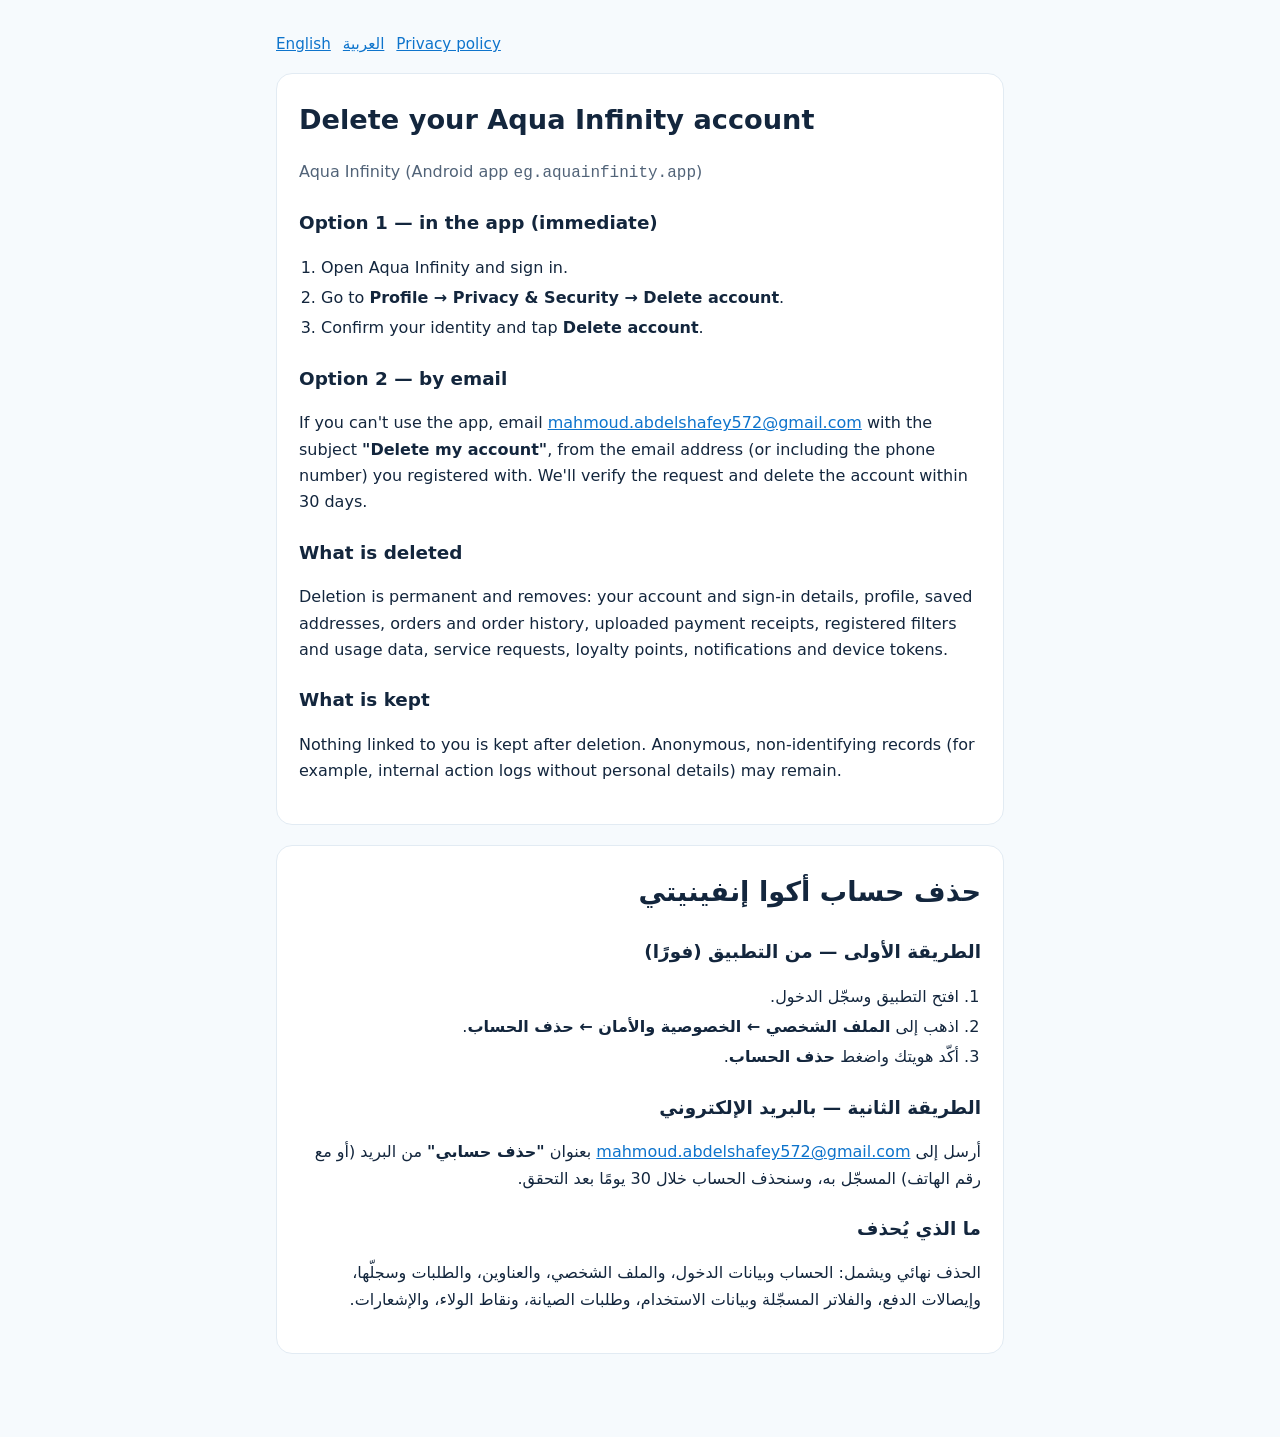
<file: delete-account.html>
<!doctype html>
<html lang="en">
<head>
<meta charset="utf-8" />
<meta name="viewport" content="width=device-width, initial-scale=1" />
<title>Aqua Infinity — Delete Your Account</title>
<style>
  :root { --bg:#f6fafd; --card:#fff; --text:#13263d; --muted:#516378; --accent:#0e74cc; --line:#e2ebf3; }
  @media (prefers-color-scheme: dark) { :root { --bg:#0b1522; --card:#111f30; --text:#e6eef7; --muted:#9db0c4; --accent:#4fb3ff; --line:#1f3247; } }
  * { box-sizing: border-box; }
  body { margin:0; background:var(--bg); color:var(--text); font:16px/1.65 system-ui,-apple-system,"Segoe UI",Roboto,"Noto Sans Arabic",sans-serif; }
  main { max-width:760px; margin:0 auto; padding:32px 16px 64px; }
  .card { background:var(--card); border:1px solid var(--line); border-radius:16px; padding:24px 22px; margin-bottom:20px; }
  h1 { font-size:1.7rem; margin:0 0 4px; } h2 { font-size:1.15rem; margin:22px 0 6px; }
  .muted { color:var(--muted); } a { color:var(--accent); }
  ol, ul { padding-inline-start:22px; } li { margin:4px 0; }
  nav { display:flex; gap:12px; margin-bottom:16px; font-size:.95rem; }
</style>
</head>
<body>
<main>
<nav><a href="#en">English</a><a href="#ar">العربية</a><a href="privacy.html">Privacy policy</a></nav>

<section class="card" id="en">
<h1>Delete your Aqua Infinity account</h1>
<p class="muted">Aqua Infinity (Android app <code>eg.aquainfinity.app</code>)</p>

<h2>Option 1 — in the app (immediate)</h2>
<ol>
  <li>Open Aqua Infinity and sign in.</li>
  <li>Go to <b>Profile → Privacy &amp; Security → Delete account</b>.</li>
  <li>Confirm your identity and tap <b>Delete account</b>.</li>
</ol>

<h2>Option 2 — by email</h2>
<p>If you can't use the app, email <a href="mailto:mahmoud.abdelshafey572@gmail.com?subject=Delete%20my%20Aqua%20Infinity%20account">mahmoud.abdelshafey572@gmail.com</a> with the subject <b>"Delete my account"</b>, from the email address (or including the phone number) you registered with. We'll verify the request and delete the account within 30 days.</p>

<h2>What is deleted</h2>
<p>Deletion is permanent and removes: your account and sign-in details, profile, saved addresses, orders and order history, uploaded payment receipts, registered filters and usage data, service requests, loyalty points, notifications and device tokens.</p>

<h2>What is kept</h2>
<p>Nothing linked to you is kept after deletion. Anonymous, non-identifying records (for example, internal action logs without personal details) may remain.</p>
</section>

<section class="card" id="ar" dir="rtl" lang="ar">
<h1>حذف حساب أكوا إنفينيتي</h1>

<h2>الطريقة الأولى — من التطبيق (فورًا)</h2>
<ol>
  <li>افتح التطبيق وسجّل الدخول.</li>
  <li>اذهب إلى <b>الملف الشخصي ← الخصوصية والأمان ← حذف الحساب</b>.</li>
  <li>أكّد هويتك واضغط <b>حذف الحساب</b>.</li>
</ol>

<h2>الطريقة الثانية — بالبريد الإلكتروني</h2>
<p>أرسل إلى <a href="mailto:mahmoud.abdelshafey572@gmail.com?subject=Delete%20my%20Aqua%20Infinity%20account">mahmoud.abdelshafey572@gmail.com</a> بعنوان <b>"حذف حسابي"</b> من البريد (أو مع رقم الهاتف) المسجّل به، وسنحذف الحساب خلال 30 يومًا بعد التحقق.</p>

<h2>ما الذي يُحذف</h2>
<p>الحذف نهائي ويشمل: الحساب وبيانات الدخول، والملف الشخصي، والعناوين، والطلبات وسجلّها، وإيصالات الدفع، والفلاتر المسجّلة وبيانات الاستخدام، وطلبات الصيانة، ونقاط الولاء، والإشعارات.</p>
</section>
</main>
</body>
</html>
</file>
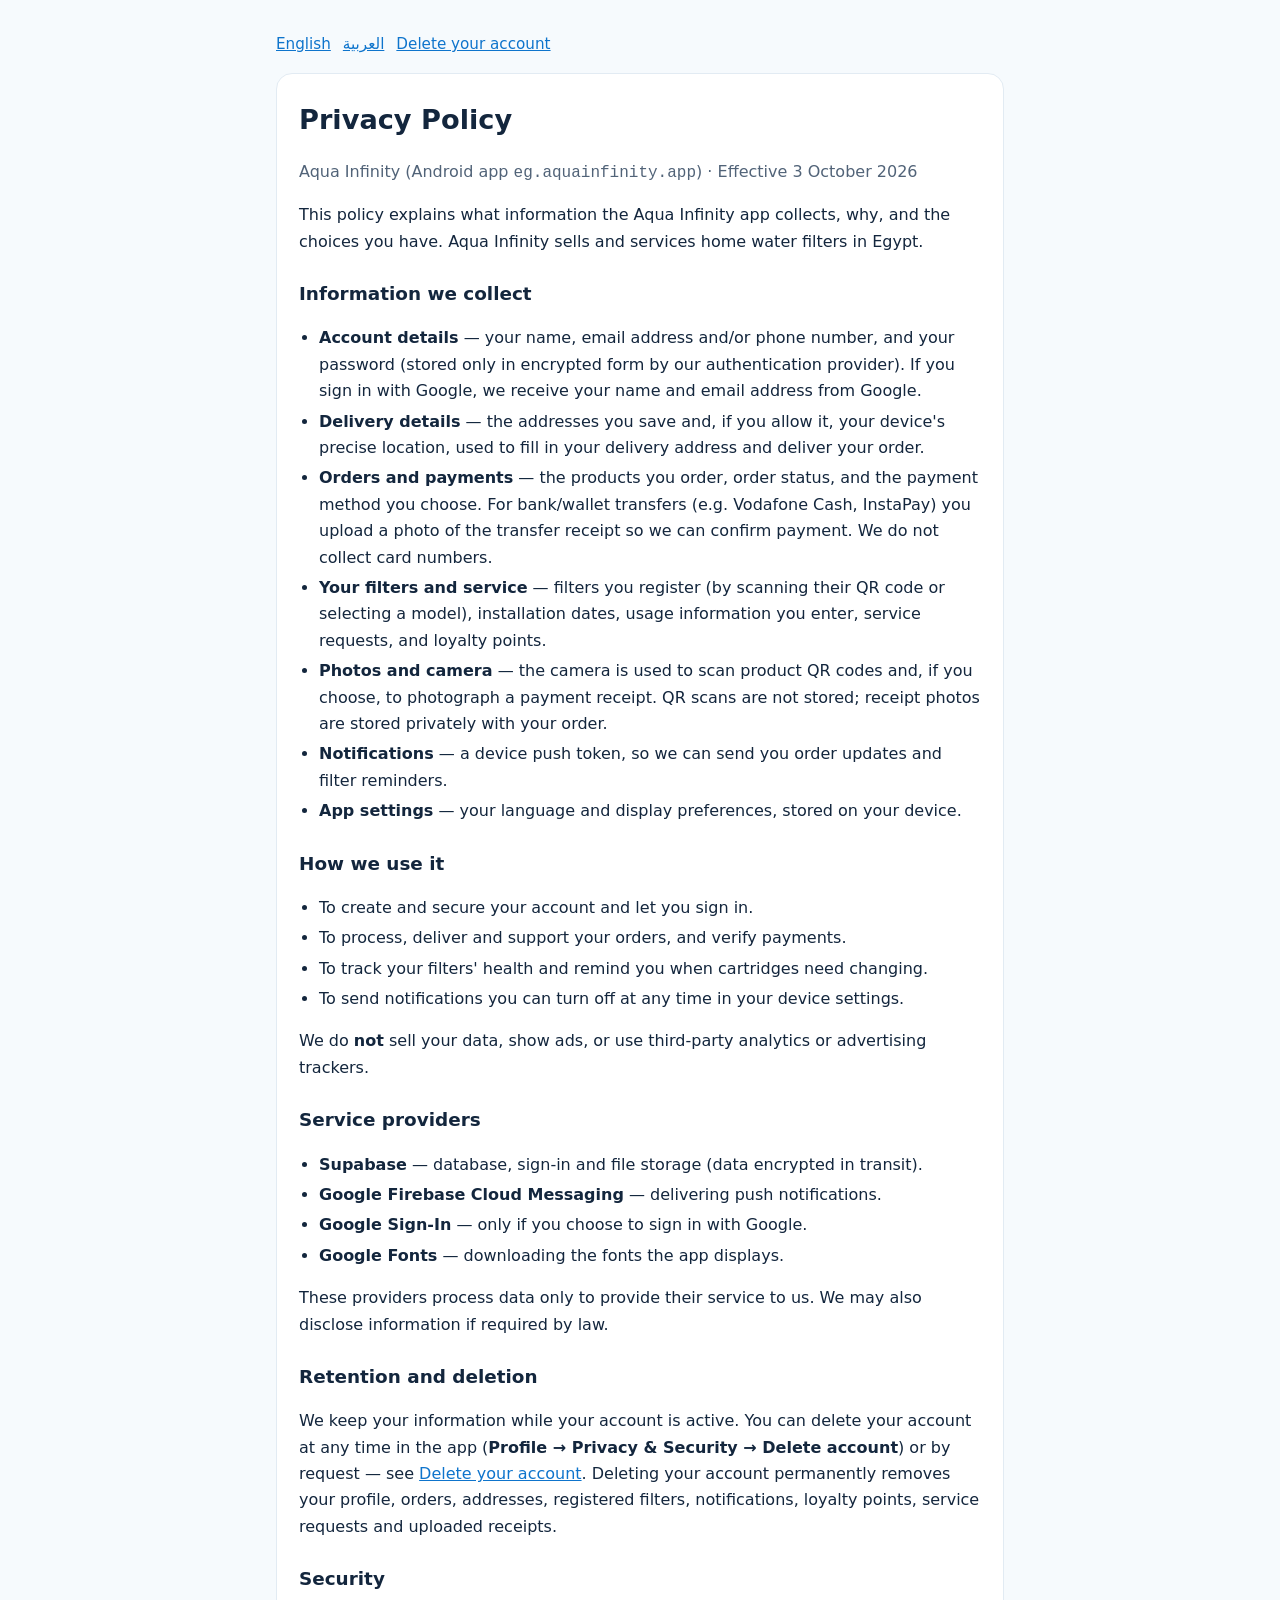
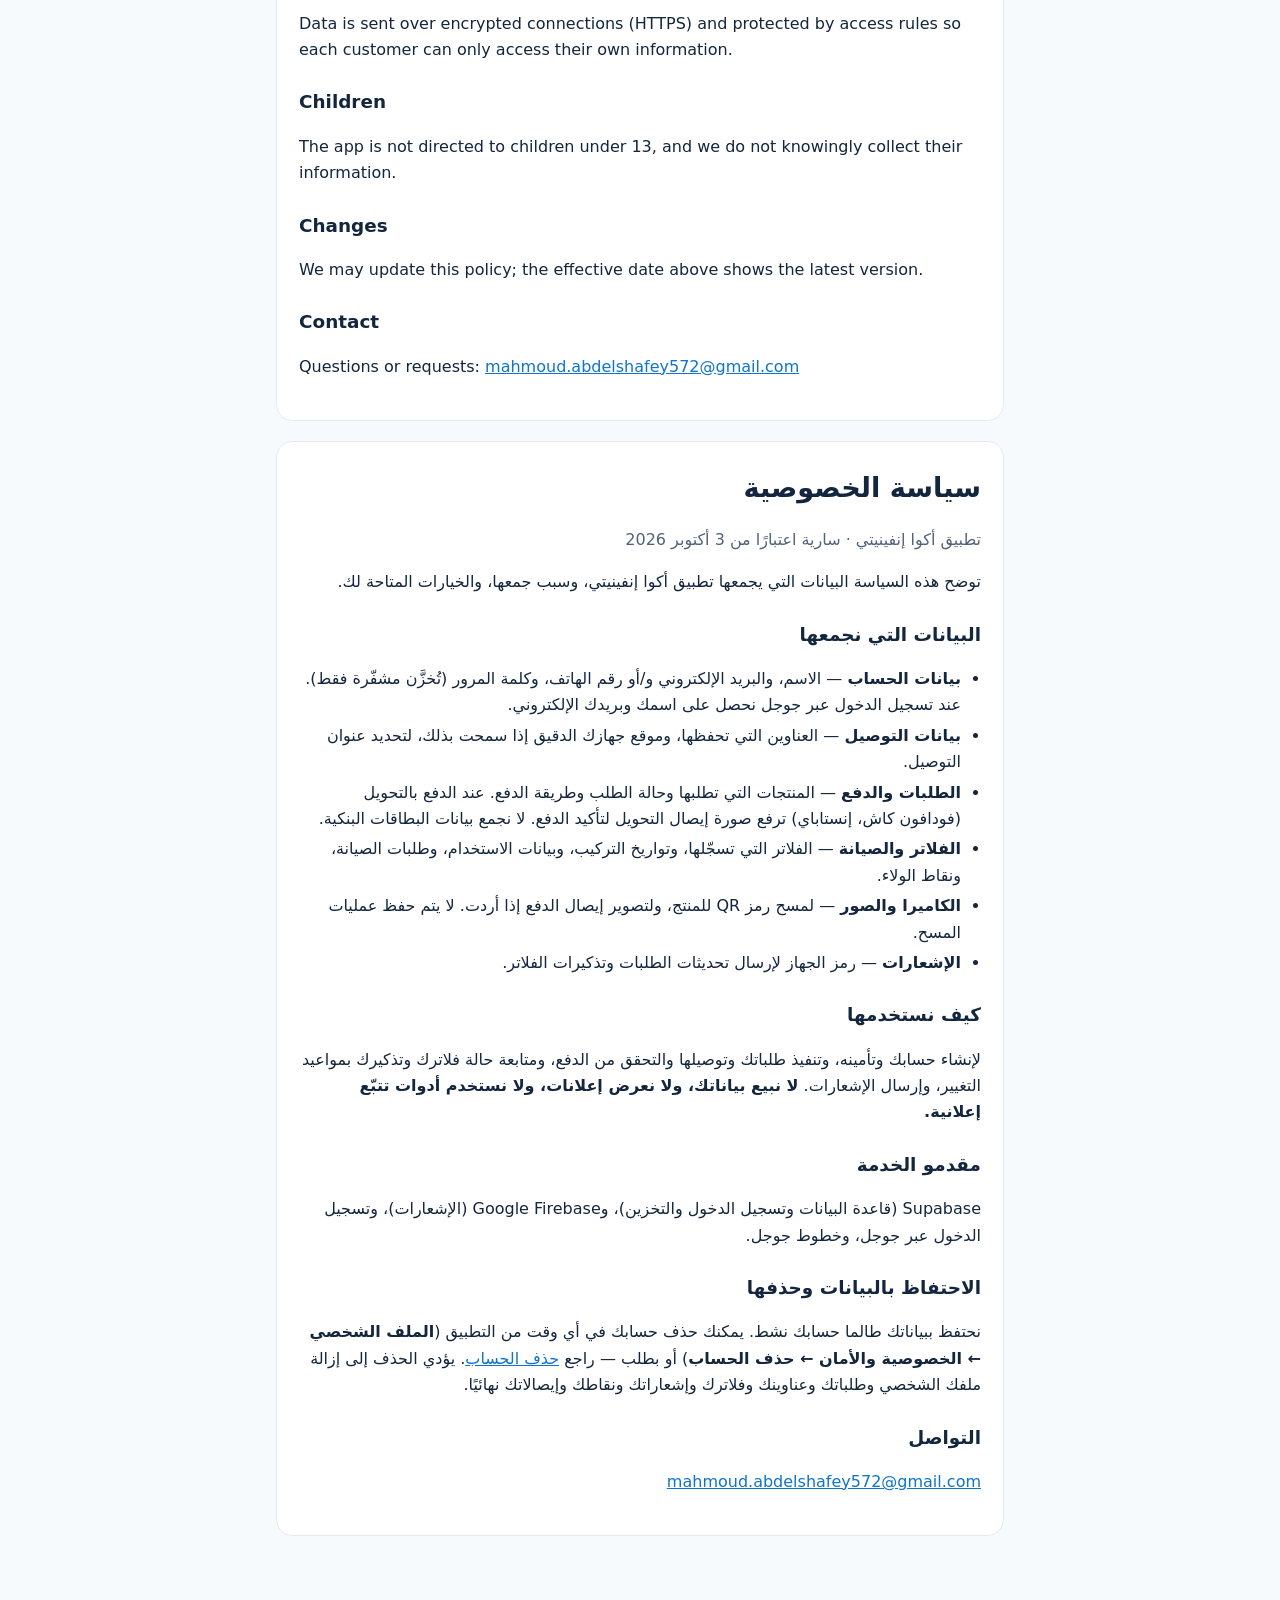
<file: privacy.html>
<!doctype html>
<html lang="en">
<head>
<meta charset="utf-8" />
<meta name="viewport" content="width=device-width, initial-scale=1" />
<title>Aqua Infinity — Privacy Policy</title>
<style>
  :root { --bg:#f6fafd; --card:#fff; --text:#13263d; --muted:#516378; --accent:#0e74cc; --line:#e2ebf3; }
  @media (prefers-color-scheme: dark) { :root { --bg:#0b1522; --card:#111f30; --text:#e6eef7; --muted:#9db0c4; --accent:#4fb3ff; --line:#1f3247; } }
  * { box-sizing: border-box; }
  body { margin:0; background:var(--bg); color:var(--text); font:16px/1.65 system-ui,-apple-system,"Segoe UI",Roboto,"Noto Sans Arabic",sans-serif; }
  main { max-width:760px; margin:0 auto; padding:32px 16px 64px; }
  .card { background:var(--card); border:1px solid var(--line); border-radius:16px; padding:24px 22px; margin-bottom:20px; }
  h1 { font-size:1.7rem; margin:0 0 4px; } h2 { font-size:1.15rem; margin:24px 0 6px; }
  .muted { color:var(--muted); } a { color:var(--accent); }
  ul { padding-inline-start:20px; } li { margin:4px 0; }
  [dir=rtl] { text-align:right; }
  nav { display:flex; gap:12px; margin-bottom:16px; font-size:.95rem; }
</style>
</head>
<body>
<main>
<nav><a href="#en">English</a><a href="#ar">العربية</a><a href="delete-account.html">Delete your account</a></nav>

<section class="card" id="en">
<h1>Privacy Policy</h1>
<p class="muted">Aqua Infinity (Android app <code>eg.aquainfinity.app</code>) · Effective 3 October 2026</p>

<p>This policy explains what information the Aqua Infinity app collects, why, and the choices you have. Aqua Infinity sells and services home water filters in Egypt.</p>

<h2>Information we collect</h2>
<ul>
  <li><b>Account details</b> — your name, email address and/or phone number, and your password (stored only in encrypted form by our authentication provider). If you sign in with Google, we receive your name and email address from Google.</li>
  <li><b>Delivery details</b> — the addresses you save and, if you allow it, your device's precise location, used to fill in your delivery address and deliver your order.</li>
  <li><b>Orders and payments</b> — the products you order, order status, and the payment method you choose. For bank/wallet transfers (e.g. Vodafone Cash, InstaPay) you upload a photo of the transfer receipt so we can confirm payment. We do not collect card numbers.</li>
  <li><b>Your filters and service</b> — filters you register (by scanning their QR code or selecting a model), installation dates, usage information you enter, service requests, and loyalty points.</li>
  <li><b>Photos and camera</b> — the camera is used to scan product QR codes and, if you choose, to photograph a payment receipt. QR scans are not stored; receipt photos are stored privately with your order.</li>
  <li><b>Notifications</b> — a device push token, so we can send you order updates and filter reminders.</li>
  <li><b>App settings</b> — your language and display preferences, stored on your device.</li>
</ul>

<h2>How we use it</h2>
<ul>
  <li>To create and secure your account and let you sign in.</li>
  <li>To process, deliver and support your orders, and verify payments.</li>
  <li>To track your filters' health and remind you when cartridges need changing.</li>
  <li>To send notifications you can turn off at any time in your device settings.</li>
</ul>
<p>We do <b>not</b> sell your data, show ads, or use third-party analytics or advertising trackers.</p>

<h2>Service providers</h2>
<ul>
  <li><b>Supabase</b> — database, sign-in and file storage (data encrypted in transit).</li>
  <li><b>Google Firebase Cloud Messaging</b> — delivering push notifications.</li>
  <li><b>Google Sign-In</b> — only if you choose to sign in with Google.</li>
  <li><b>Google Fonts</b> — downloading the fonts the app displays.</li>
</ul>
<p>These providers process data only to provide their service to us. We may also disclose information if required by law.</p>

<h2>Retention and deletion</h2>
<p>We keep your information while your account is active. You can delete your account at any time in the app (<b>Profile → Privacy &amp; Security → Delete account</b>) or by request — see <a href="delete-account.html">Delete your account</a>. Deleting your account permanently removes your profile, orders, addresses, registered filters, notifications, loyalty points, service requests and uploaded receipts.</p>

<h2>Security</h2>
<p>Data is sent over encrypted connections (HTTPS) and protected by access rules so each customer can only access their own information.</p>

<h2>Children</h2>
<p>The app is not directed to children under 13, and we do not knowingly collect their information.</p>

<h2>Changes</h2>
<p>We may update this policy; the effective date above shows the latest version.</p>

<h2>Contact</h2>
<p>Questions or requests: <a href="mailto:mahmoud.abdelshafey572@gmail.com">mahmoud.abdelshafey572@gmail.com</a></p>
</section>

<section class="card" id="ar" dir="rtl" lang="ar">
<h1>سياسة الخصوصية</h1>
<p class="muted">تطبيق أكوا إنفينيتي · سارية اعتبارًا من 3 أكتوبر 2026</p>

<p>توضح هذه السياسة البيانات التي يجمعها تطبيق أكوا إنفينيتي، وسبب جمعها، والخيارات المتاحة لك.</p>

<h2>البيانات التي نجمعها</h2>
<ul>
  <li><b>بيانات الحساب</b> — الاسم، والبريد الإلكتروني و/أو رقم الهاتف، وكلمة المرور (تُخزَّن مشفّرة فقط). عند تسجيل الدخول عبر جوجل نحصل على اسمك وبريدك الإلكتروني.</li>
  <li><b>بيانات التوصيل</b> — العناوين التي تحفظها، وموقع جهازك الدقيق إذا سمحت بذلك، لتحديد عنوان التوصيل.</li>
  <li><b>الطلبات والدفع</b> — المنتجات التي تطلبها وحالة الطلب وطريقة الدفع. عند الدفع بالتحويل (فودافون كاش، إنستاباي) ترفع صورة إيصال التحويل لتأكيد الدفع. لا نجمع بيانات البطاقات البنكية.</li>
  <li><b>الفلاتر والصيانة</b> — الفلاتر التي تسجّلها، وتواريخ التركيب، وبيانات الاستخدام، وطلبات الصيانة، ونقاط الولاء.</li>
  <li><b>الكاميرا والصور</b> — لمسح رمز QR للمنتج، ولتصوير إيصال الدفع إذا أردت. لا يتم حفظ عمليات المسح.</li>
  <li><b>الإشعارات</b> — رمز الجهاز لإرسال تحديثات الطلبات وتذكيرات الفلاتر.</li>
</ul>

<h2>كيف نستخدمها</h2>
<p>لإنشاء حسابك وتأمينه، وتنفيذ طلباتك وتوصيلها والتحقق من الدفع، ومتابعة حالة فلاترك وتذكيرك بمواعيد التغيير، وإرسال الإشعارات. <b>لا نبيع بياناتك، ولا نعرض إعلانات، ولا نستخدم أدوات تتبّع إعلانية.</b></p>

<h2>مقدمو الخدمة</h2>
<p>Supabase (قاعدة البيانات وتسجيل الدخول والتخزين)، وGoogle Firebase (الإشعارات)، وتسجيل الدخول عبر جوجل، وخطوط جوجل.</p>

<h2>الاحتفاظ بالبيانات وحذفها</h2>
<p>نحتفظ ببياناتك طالما حسابك نشط. يمكنك حذف حسابك في أي وقت من التطبيق (<b>الملف الشخصي ← الخصوصية والأمان ← حذف الحساب</b>) أو بطلب — راجع <a href="delete-account.html">حذف الحساب</a>. يؤدي الحذف إلى إزالة ملفك الشخصي وطلباتك وعناوينك وفلاترك وإشعاراتك ونقاطك وإيصالاتك نهائيًا.</p>

<h2>التواصل</h2>
<p><a href="mailto:mahmoud.abdelshafey572@gmail.com">mahmoud.abdelshafey572@gmail.com</a></p>
</section>
</main>
</body>
</html>
</file>
